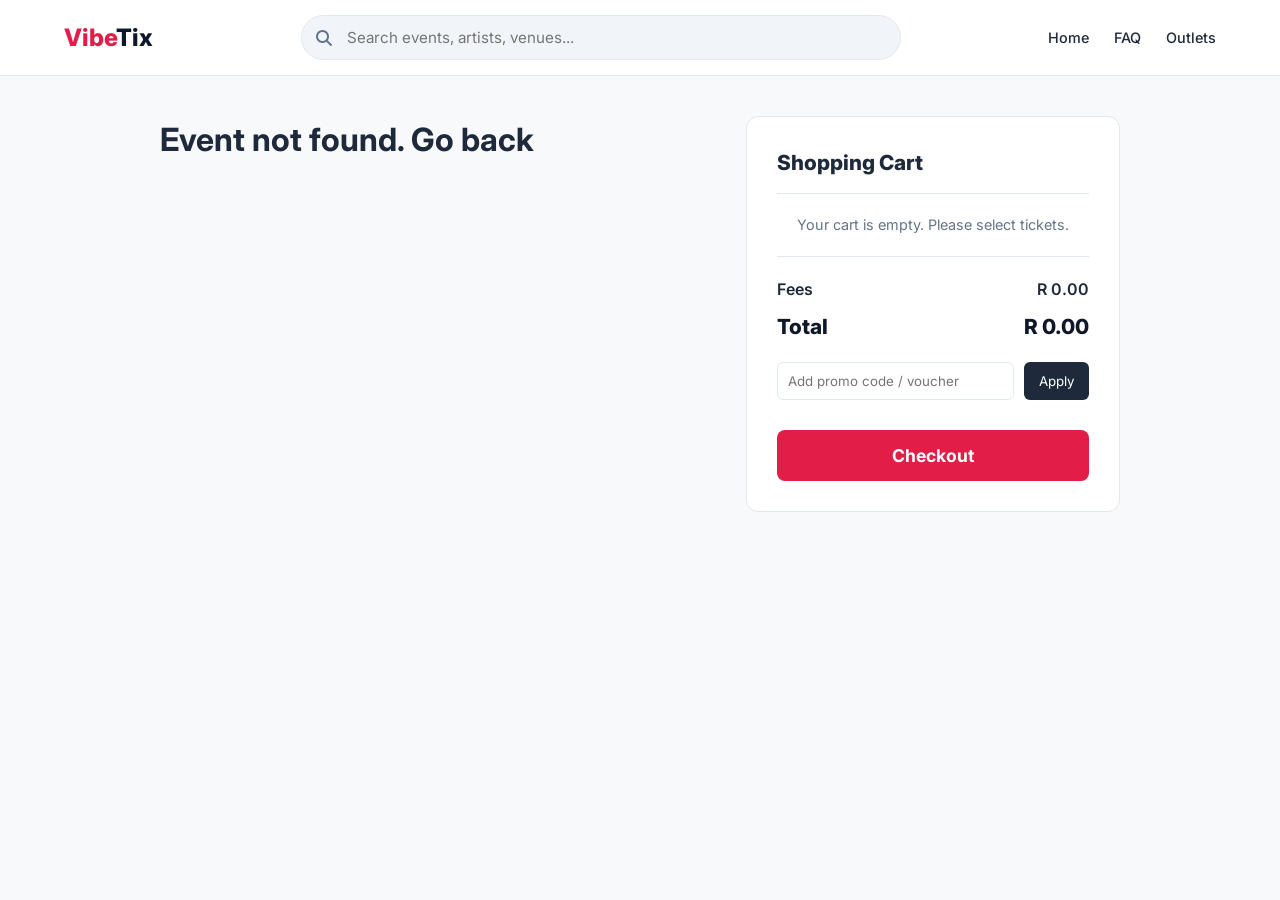
<file: event-details.html>
<!DOCTYPE html>
<html lang="en">
<head>
    <meta charset="UTF-8">
    <meta name="viewport" content="width=device-width, initial-scale=1.0">
    <title>Event Details | VibeTix</title>
    <link href="https://fonts.googleapis.com/css2?family=Inter:wght@300;400;500;600;700;800&display=swap" rel="stylesheet">
    <link rel="stylesheet" href="https://cdnjs.cloudflare.com/ajax/libs/font-awesome/6.4.0/css/all.min.css">
    <link rel="stylesheet" href="style.css">
    
    <style>
        /* --- DETAILS PAGE STYLES --- */
        .details-container { max-width: 1000px; margin: 40px auto; padding: 0 20px; display: grid; grid-template-columns: 2fr 1fr; gap: 40px; }
        
        .hero-image { width: 100%; height: 350px; object-fit: cover; border-radius: 12px; margin-bottom: 30px; }
        .details-title { font-size: 2.5rem; font-weight: 800; margin-bottom: 10px; }
        .details-meta { color: var(--text-muted); font-size: 1rem; margin-bottom: 20px; display: flex; gap: 20px; align-items: center; }
        .details-price { font-size: 1.5rem; font-weight: 700; color: var(--nav-blue); margin-bottom: 30px; }
        
        /* --- TICKET SELECTOR --- */
        .ticket-section { margin-bottom: 30px; }
        .ticket-category-title { font-size: 1.2rem; font-weight: 700; margin-bottom: 15px; color: var(--text-dark); }
        
        .ticket-card {
            display: flex; justify-content: space-between; align-items: center;
            background: white; padding: 20px; border-radius: 8px; border: 1px solid var(--border);
            margin-bottom: 15px; transition: border-color 0.2s;
        }
        .ticket-card:hover { border-color: var(--brand-color); }
        
        .ticket-info h4 { font-size: 1.1rem; margin-bottom: 5px; }
        .ticket-info p { font-size: 0.85rem; color: var(--text-muted); margin-bottom: 10px; }
        .ticket-info .ticket-price { font-weight: 700; color: var(--nav-blue); }
        
        .quantity-selector { display: flex; align-items: center; gap: 15px; }
        .qty-btn {
            width: 32px; height: 32px; border-radius: 50%; border: 1px solid var(--border);
            background: white; cursor: pointer; display: flex; align-items: center; justify-content: center;
            font-size: 1rem; color: var(--text-dark); transition: 0.2s;
        }
        .qty-btn:hover { background: var(--nav-blue); color: white; border-color: var(--nav-blue); }
        .qty-display { font-weight: 700; font-size: 1.1rem; width: 20px; text-align: center; }

        /* --- SHOPPING CART (RIGHT SIDE) --- */
        .shopping-cart {
            background: white; padding: 30px; border-radius: 12px; border: 1px solid var(--border);
            height: fit-content; position: sticky; top: 20px;
        }
        .cart-title { font-size: 1.3rem; font-weight: 800; margin-bottom: 20px; border-bottom: 1px solid var(--border); padding-bottom: 15px; }
        
        .cart-item { display: flex; justify-content: space-between; margin-bottom: 15px; font-size: 0.9rem; }
        .cart-item-name { color: var(--text-muted); }
        
        .cart-totals { border-top: 1px solid var(--border); padding-top: 20px; margin-top: 20px; }
        .cart-row { display: flex; justify-content: space-between; margin-bottom: 10px; font-weight: 600; }
        .cart-total { font-size: 1.3rem; font-weight: 800; color: var(--nav-blue); }
        
        .promo-code { display: flex; gap: 10px; margin-top: 20px; }
        .promo-code input { flex: 1; padding: 10px; border: 1px solid var(--border); border-radius: 6px; outline: none; }
        .promo-code button { padding: 10px 15px; background: var(--text-dark); color: white; border: none; border-radius: 6px; cursor: pointer; }

        .btn-checkout {
            width: 100%; padding: 15px; background: var(--brand-color); color: white;
            font-size: 1.1rem; font-weight: 700; border: none; border-radius: 8px;
            margin-top: 30px; cursor: pointer; transition: 0.3s;
        }
        .btn-checkout:hover { background: #be123c; transform: translateY(-2px); }

        /* --- MOBILE RESPONSIVE --- */
        @media (max-width: 900px) {
            .details-container { grid-template-columns: 1fr; }
            .hero-image { height: 200px; }
            .details-title { font-size: 1.8rem; }
        }
    </style>
</head>
<body>

    <nav class="top-nav">
        <div class="logo"><a href="index.html">Vibe<span>Tix</span></a></div>
        <div class="search-container">
            <i class="fas fa-search"></i>
            <input type="text" placeholder="Search events, artists, venues...">
        </div>
        <div class="nav-links">
            <div class="nav-item"><a href="index.html">Home</a></div>
            <div class="nav-item"><a href="faq.html">FAQ</a></div>
            <div class="nav-item"><a href="outlets.html">Outlets</a></div>
        </div>
    </nav>

    <div class="details-container">
        <!-- LEFT SIDE: TICKET SELECTION -->
        <div id="ticketSelectionArea">
            <!-- Content injected via JS -->
        </div>

        <!-- RIGHT SIDE: SHOPPING CART -->
        <div class="shopping-cart">
            <h3 class="cart-title">Shopping Cart</h3>
            <div id="cartItems">
                <p style="color: var(--text-muted); font-size: 0.9rem; text-align: center;">Your cart is empty. Please select tickets.</p>
            </div>
            
            <div class="cart-totals">
                <div class="cart-row">
                    <span>Fees</span>
                    <span>R 0.00</span>
                </div>
                <div class="cart-row cart-total">
                    <span>Total</span>
                    <span id="cartTotal">R 0.00</span>
                </div>
            </div>

            <div class="promo-code">
                <input type="text" placeholder="Add promo code / voucher">
                <button>Apply</button>
            </div>

            <button class="btn-checkout" onclick="alert('Proceeding to secure payment gateway...')">Checkout</button>
        </div>
    </div>

    <script>
        // --- EVENT DATABASE (Same as index.html) ---
        const events = [
            { id: 1, title: "Escape to Sun City for the day!", category: "featured", location: "Sun City Resort, Rustenburg", date: "Dec 01, 2025 - Dec 31, 2026", price: "Weekdays(R305-R415) - Weekend(R370-R470)", img: "https://images.unsplash.com/photo-1572331165267-854da2b10ccc?auto=format&fit=crop&q=80&w=600" },
            { id: 2, title: "Loftus Season Ticket 2026/27", category: "featured", location: "Loftus Versfeld Stadium, Pretoria", date: "Jul 24, 2026 - Apr 30, 2027", price: "R1350 - R2500", img: "https://images.unsplash.com/photo-1522778119026-d647f0596c20?auto=format&fit=crop&q=80&w=600" },
            { id: 3, title: "Bangladesh Cricket Tour", category: "featured", location: "Various Stadiums", date: "Nov 15, 2025 - Dec 07, 2026", price: "From R175", img: "https://images.unsplash.com/photo-1540747913346-19e32dc3e97e?auto=format&fit=crop&q=80&w=600" },
            { id: 4, title: "Winky D: Tete-A-Tete (Johannesburg)", category: "featured", location: "Ellis Park Arena, Johannesburg", date: "November 28, 2026 - 6:00 PM", price: "From R300", img: "https://images.unsplash.com/photo-1501386761578-eac5c94b800a?auto=format&fit=crop&q=80&w=600" },
            { id: 5, title: "Sunbet Beach Party with Scorpion Kings", category: "featured", location: "Sun City Resort - Valley of the Waves", date: "December 04, 2026", price: "From R1000", img: "https://images.unsplash.com/photo-1514525253161-7a46d19cd819?auto=format&fit=crop&q=80&w=600" },
            { id: 6, title: "Faithful With Bucie - The Concert (DBN)", category: "music", location: "Olive Convention Centre, Durban", date: "December 16, 2026 - 7:00 PM", price: "From R550", img: "https://images.unsplash.com/photo-1511671782779-c97d3d27a1d4?auto=format&fit=crop&q=80&w=600" },
            { id: 7, title: "Ikhaya Labasha", category: "music", location: "Maphephetheni Inanda Dam", date: "November 29, 2026 - 12:00 PM", price: "From R150", img: "https://images.unsplash.com/photo-1470229722913-7c0e2dbbafd3?auto=format&fit=crop&q=80&w=600" },
            { id: 8, title: "Nedbank Golf Challenge", category: "music", location: "Sun City Resort", date: "December 01, 2026", price: "From R250", img: "https://images.unsplash.com/photo-1585699324551-f6c309eedeca?auto=format&fit=crop&q=80&w=600" },
            { id: 9, title: "Freestyle Kings Live", category: "music", location: "Cape Town, Johannesburg", date: "March 2027", price: "From R450", img: "https://images.unsplash.com/photo-1516450360452-9312f5e86fc7?auto=format&fit=crop&q=80&w=600" },
            { id: 10, title: "Pulse Media Leadership Conference", category: "music", location: "The Galleria Events Venue", date: "May 2027", price: "From R1200", img: "https://images.unsplash.com/photo-1540575467063-178a50c2df87?auto=format&fit=crop&q=80&w=600" }
        ];

        // --- CART STATE ---
        let cart = {};

        // --- LOAD EVENT ---
        document.addEventListener('DOMContentLoaded', () => {
            const urlParams = new URLSearchParams(window.location.search);
            const eventId = parseInt(urlParams.get('id'));
            const event = events.find(e => e.id === eventId);
            const container = document.getElementById('ticketSelectionArea');

            if (!event) {
                container.innerHTML = `<h1>Event not found. <a href="index.html">Go back</a></h1>`;
                return;
            }

            // CUSTOM TICKET TIERS FOR SUN CITY
            let ticketHTML = "";
            if (event.title.includes("Sun City")) {
                ticketHTML = `
                    <img src="${event.img}" alt="${event.title}" class="hero-image">
                    <h1 class="details-title">${event.title}</h1>
                    <div class="details-meta">
                        <span><i class="far fa-calendar"></i> ${event.date}</span>
                        <span><i class="fas fa-map-marker-alt"></i> ${event.location}</span>
                    </div>

                    <div class="ticket-section">
                        <h3 class="ticket-category-title">Weekend/Public Holidays</h3>
                        <div class="ticket-card">
                            <div class="ticket-info">
                                <h4>Adult 13+</h4>
                                <p>Access to Valley of Waves</p>
                                <div class="ticket-price">ZAR 470.00</div>
                            </div>
                            <div class="quantity-selector">
                                <button class="qty-btn" onclick="updateQty('adult', -1, 470)">-</button>
                                <span class="qty-display" id="qty-adult">0</span>
                                <button class="qty-btn" onclick="updateQty('adult', 1, 470)">+</button>
                            </div>
                        </div>

                        <div class="ticket-card">
                            <div class="ticket-info">
                                <h4>Kids 3-12 yrs</h4>
                                <p>Access to Valley of Waves</p>
                                <div class="ticket-price">ZAR 370.00</div>
                            </div>
                            <div class="quantity-selector">
                                <button class="qty-btn" onclick="updateQty('kid', -1, 370)">-</button>
                                <span class="qty-display" id="qty-kid">0</span>
                                <button class="qty-btn" onclick="updateQty('kid', 1, 370)">+</button>
                            </div>
                        </div>
                    </div>

                    <div class="ticket-section">
                        <h3 class="ticket-category-title">Private Island Access</h3>
                        <div class="ticket-card">
                            <div class="ticket-info">
                                <h4>Island Access</h4>
                                <p>Exclusive island space, complimentary towels, butler.</p>
                                <div class="ticket-price">ZAR 500.00</div>
                            </div>
                            <div class="quantity-selector">
                                <button class="qty-btn" onclick="updateQty('island', -1, 500)">-</button>
                                <span class="qty-display" id="qty-island">0</span>
                                <button class="qty-btn" onclick="updateQty('island', 1, 500)">+</button>
                            </div>
                        </div>
                    </div>
                `;
            } else {
                // Generic ticket for other events
                ticketHTML = `
                    <img src="${event.img}" alt="${event.title}" class="hero-image">
                    <h1 class="details-title">${event.title}</h1>
                    <div class="details-meta">
                        <span><i class="far fa-calendar"></i> ${event.date}</span>
                        <span><i class="fas fa-map-marker-alt"></i> ${event.location}</span>
                    </div>
                    
                    <div class="ticket-section">
                        <h3 class="ticket-category-title">General Admission</h3>
                        <div class="ticket-card">
                            <div class="ticket-info">
                                <h4>Standard Ticket</h4>
                                <p>Full access to the event.</p>
                                <div class="ticket-price">${event.price}</div>
                            </div>
                            <div class="quantity-selector">
                                <button class="qty-btn" onclick="updateQty('standard', -1, 500)">-</button>
                                <span class="qty-display" id="qty-standard">0</span>
                                <button class="qty-btn" onclick="updateQty('standard', 1, 500)">+</button>
                            </div>
                        </div>
                    </div>
                `;
            }

            container.innerHTML = ticketHTML;
        });

        // --- UPDATE CART LOGIC ---
        function updateQty(type, change, price) {
            const qtyEl = document.getElementById(`qty-${type}`);
            let currentQty = parseInt(qtyEl.textContent);
            let newQty = currentQty + change;

            if (newQty >= 0) {
                qtyEl.textContent = newQty;
                
                if (newQty === 0) {
                    delete cart[type];
                } else {
                    cart[type] = { qty: newQty, price: price, name: type.charAt(0).toUpperCase() + type.slice(1) };
                }
                renderCart();
            }
        }

        // --- RENDER CART ---
        function renderCart() {
            const cartItemsContainer = document.getElementById('cartItems');
            const cartTotalEl = document.getElementById('cartTotal');
            
            let total = 0;
            let html = "";

            for (const key in cart) {
                const item = cart[key];
                const itemTotal = item.qty * item.price;
                total += itemTotal;
                html += `
                    <div class="cart-item">
                        <span class="cart-item-name">${item.qty}x ${item.name}</span>
                        <span>R ${itemTotal.toFixed(2)}</span>
                    </div>
                `;
            }

            if (html === "") {
                cartItemsContainer.innerHTML = `<p style="color: var(--text-muted); font-size: 0.9rem; text-align: center;">Your cart is empty. Please select tickets.</p>`;
            } else {
                cartItemsContainer.innerHTML = html;
            }

            // Update Total
            cartTotalEl.textContent = `R ${total.toFixed(2)}`;
        }
    </script>
</body>
</html>
</file>
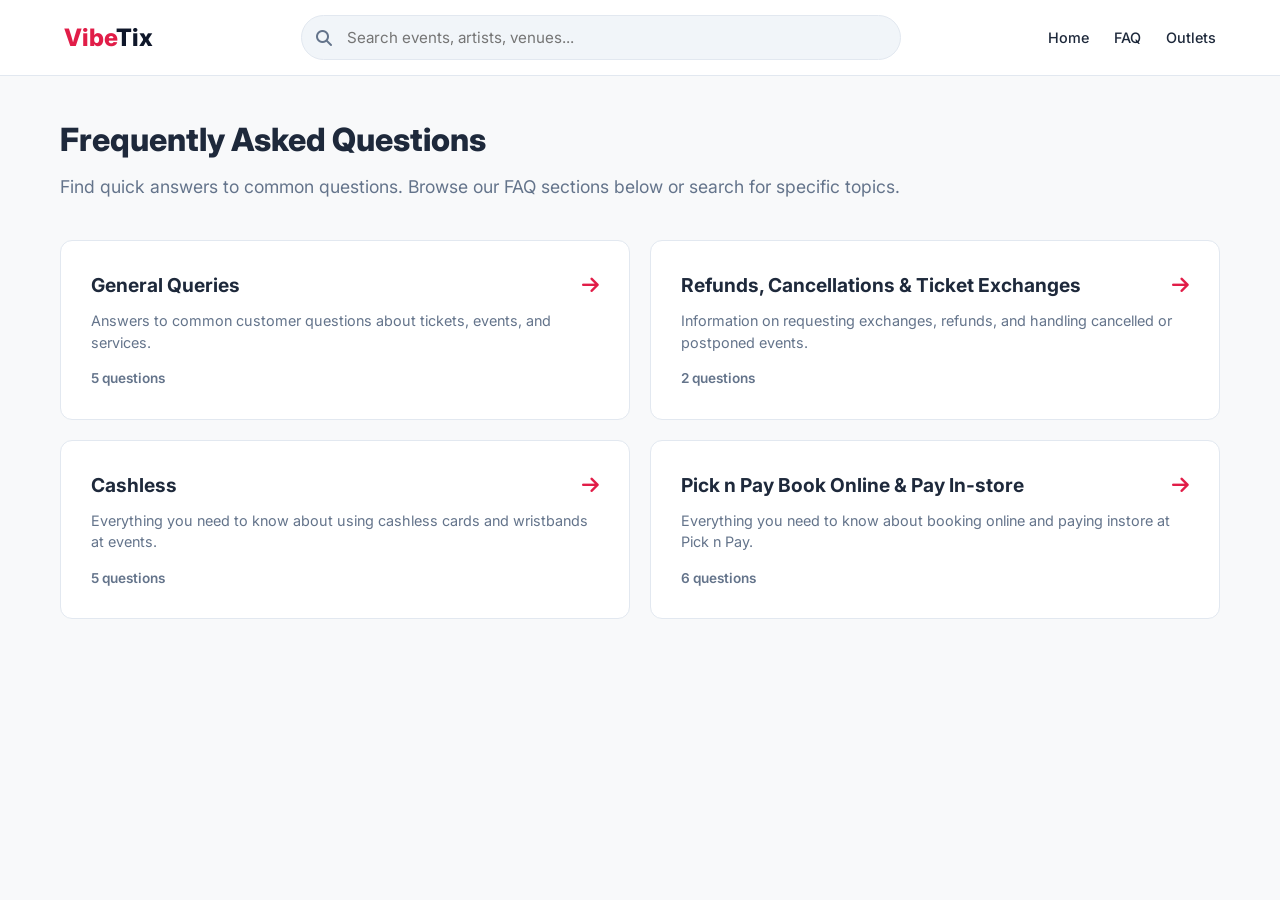
<file: faq.html>
<!DOCTYPE html>
<html lang="en">
<head>
    <meta charset="UTF-8">
    <meta name="viewport" content="width=device-width, initial-scale=1.0">
    <title>FAQ | VibeTix</title>
    <link href="https://fonts.googleapis.com/css2?family=Inter:wght@400;500;600;700;800&display=swap" rel="stylesheet">
    <link rel="stylesheet" href="https://cdnjs.cloudflare.com/ajax/libs/font-awesome/6.4.0/css/all.min.css">
    <link rel="stylesheet" href="style.css">
</head>
<body>

    <nav class="top-nav">
        <div class="logo"><a href="index.html">Vibe<span>Tix</span></a></div>
        <div class="search-container">
            <i class="fas fa-search"></i>
            <input type="text" placeholder="Search events, artists, venues...">
        </div>
        <div class="nav-links">
            <div class="nav-item"><a href="index.html">Home</a></div>
            <div class="nav-item"><a href="faq.html">FAQ</a></div>
            <div class="nav-item"><a href="outlets.html">Outlets</a></div>
        </div>
    </nav>

    <div class="container">
        <h1 class="page-title">Frequently Asked Questions</h1>
        <p class="page-subtitle">Find quick answers to common questions. Browse our FAQ sections below or search for specific topics.</p>

        <div class="faq-grid">
            <div class="faq-card">
                <div>
                    <h3>General Queries <i class="fas fa-arrow-right"></i></h3>
                    <p>Answers to common customer questions about tickets, events, and services.</p>
                </div>
                <div class="faq-count">5 questions</div>
            </div>
            <div class="faq-card">
                <div>
                    <h3>Refunds, Cancellations & Ticket Exchanges <i class="fas fa-arrow-right"></i></h3>
                    <p>Information on requesting exchanges, refunds, and handling cancelled or postponed events.</p>
                </div>
                <div class="faq-count">2 questions</div>
            </div>
            <div class="faq-card">
                <div>
                    <h3>Cashless <i class="fas fa-arrow-right"></i></h3>
                    <p>Everything you need to know about using cashless cards and wristbands at events.</p>
                </div>
                <div class="faq-count">5 questions</div>
            </div>
            <div class="faq-card">
                <div>
                    <h3>Pick n Pay Book Online & Pay In-store <i class="fas fa-arrow-right"></i></h3>
                    <p>Everything you need to know about booking online and paying instore at Pick n Pay.</p>
                </div>
                <div class="faq-count">6 questions</div>
            </div>
        </div>
    </div>
</body>
</html>
</file>
<file: style.css>
/* --- CSS VARIABLES --- */
:root {
    --bg-body: #f8f9fa;
    --bg-card: #ffffff;
    --text-dark: #1e293b;
    --text-muted: #64748b;
    --primary: #fbbf24; /* Yellow accent */
    --primary-dark: #f59e0b;
    --border: #e2e8f0;
    --nav-blue: #0f172a; /* Darker, premium blue */
    --brand-color: #e11d48; /* A vibrant red for the logo */
    --font-main: 'Inter', sans-serif;
}

* { margin: 0; padding: 0; box-sizing: border-box; font-family: var(--font-main); }
body { background: var(--bg-body); color: var(--text-dark); line-height: 1.5; }
a { text-decoration: none; color: inherit; }

/* --- TOP NAVIGATION --- */
.top-nav { display: flex; justify-content: space-between; align-items: center; padding: 15px 5%; background: white; border-bottom: 1px solid var(--border); position: relative; z-index: 1000; }
.logo { font-size: 1.5rem; font-weight: 800; color: var(--brand-color); }
.logo span { color: var(--nav-blue); }

.search-container { flex: 1; max-width: 600px; margin: 0 40px; position: relative; }
.search-container input { width: 100%; padding: 12px 20px 12px 45px; border-radius: 50px; border: 1px solid var(--border); background: #f1f5f9; font-size: 0.95rem; outline: none; }
.search-container i { position: absolute; left: 15px; top: 50%; transform: translateY(-50%); color: var(--text-muted); }

.nav-links { display: flex; gap: 25px; font-size: 0.9rem; font-weight: 500; align-items: center; }
.nav-item { position: relative; cursor: pointer; padding: 10px 0; }
.nav-item:hover { color: var(--brand-color); }
.nav-item i { font-size: 0.7rem; margin-left: 5px; }

/* --- MEGA DROPDOWN --- */
.dropdown-menu {
    position: absolute; top: 100%; left: 0; background: white; border: 1px solid var(--border);
    box-shadow: 0 10px 25px rgba(0,0,0,0.1); border-radius: 8px; min-width: 220px;
    display: none; flex-direction: column; padding: 10px 0; z-index: 1001;
}
.nav-item:hover .dropdown-menu { display: flex; }
.dropdown-menu a { padding: 12px 20px; color: var(--text-dark); font-weight: 500; font-size: 0.9rem; transition: background 0.2s; }
.dropdown-menu a:hover { background: #f1f5f9; color: var(--brand-color); }
.dropdown-header { padding: 10px 20px; font-size: 0.75rem; text-transform: uppercase; color: var(--text-muted); font-weight: 700; letter-spacing: 1px; }

/* --- PAGE CONTAINERS --- */
.container { max-width: 1200px; margin: 40px auto; padding: 0 20px; }
.page-title { font-size: 2rem; font-weight: 800; margin-bottom: 10px; }
.page-subtitle { color: var(--text-muted); margin-bottom: 40px; font-size: 1.1rem; }

/* --- FAQ PAGE --- */
.faq-grid { display: grid; grid-template-columns: 1fr 1fr; gap: 20px; }
.faq-card { background: white; padding: 30px; border-radius: 12px; border: 1px solid var(--border); transition: 0.2s; cursor: pointer; display: flex; flex-direction: column; justify-content: space-between; }
.faq-card:hover { border-color: var(--brand-color); box-shadow: 0 4px 15px rgba(0,0,0,0.05); }
.faq-card h3 { font-size: 1.2rem; margin-bottom: 10px; display: flex; justify-content: space-between; align-items: center; }
.faq-card h3 i { color: var(--brand-color); }
.faq-card p { color: var(--text-muted); font-size: 0.9rem; margin-bottom: 15px; }
.faq-count { font-size: 0.85rem; color: var(--text-muted); font-weight: 600; }

/* --- OUTLETS PAGE --- */
.outlet-search-box { background: white; padding: 20px; border-radius: 8px; border: 1px solid var(--border); margin-bottom: 20px; display: flex; gap: 15px; flex-wrap: wrap; }
.outlet-search-box input, .outlet-search-box select { padding: 12px; border: 1px solid var(--border); border-radius: 6px; flex: 1; min-width: 200px; outline: none; }
.outlet-layout { display: grid; grid-template-columns: 2fr 1fr; gap: 20px; }
.map-container { background: #e2e8f0; border-radius: 12px; border: 1px solid var(--border); height: 600px; position: relative; overflow: hidden; display: flex; align-items: center; justify-content: center; }
.map-container img { width: 100%; height: 100%; object-fit: cover; opacity: 0.8; }
.map-overlay { position: absolute; top: 20px; left: 20px; background: white; padding: 10px; border-radius: 8px; font-weight: 600; box-shadow: 0 2px 10px rgba(0,0,0,0.1); }
.outlet-list { display: flex; flex-direction: column; gap: 15px; max-height: 600px; overflow-y: auto; padding-right: 10px; }
.outlet-card { background: white; padding: 20px; border-radius: 8px; border: 1px solid var(--border); }
.outlet-card h4 { font-size: 1.1rem; margin-bottom: 5px; }
.outlet-type { font-size: 0.75rem; background: #f1f5f9; padding: 4px 8px; border-radius: 4px; display: inline-block; margin-bottom: 10px; font-weight: 600; }
.outlet-card p { font-size: 0.85rem; color: var(--text-muted); margin-bottom: 5px; display: flex; align-items: center; gap: 8px; }
.outlet-card a { color: var(--brand-color); font-size: 0.85rem; font-weight: 600; display: inline-block; margin-top: 10px; }

/* --- RESPONSIVE --- */
@media (max-width: 768px) {
    .top-nav { flex-wrap: wrap; padding: 10px 5%; }
    .search-container { order: 3; width: 100%; margin: 15px 0 0 0; max-width: 100%; }
    .nav-links { display: none; }
    .faq-grid { grid-template-columns: 1fr; }
    .outlet-layout { grid-template-columns: 1fr; }
    .map-container { height: 300px; }
}
</file>
